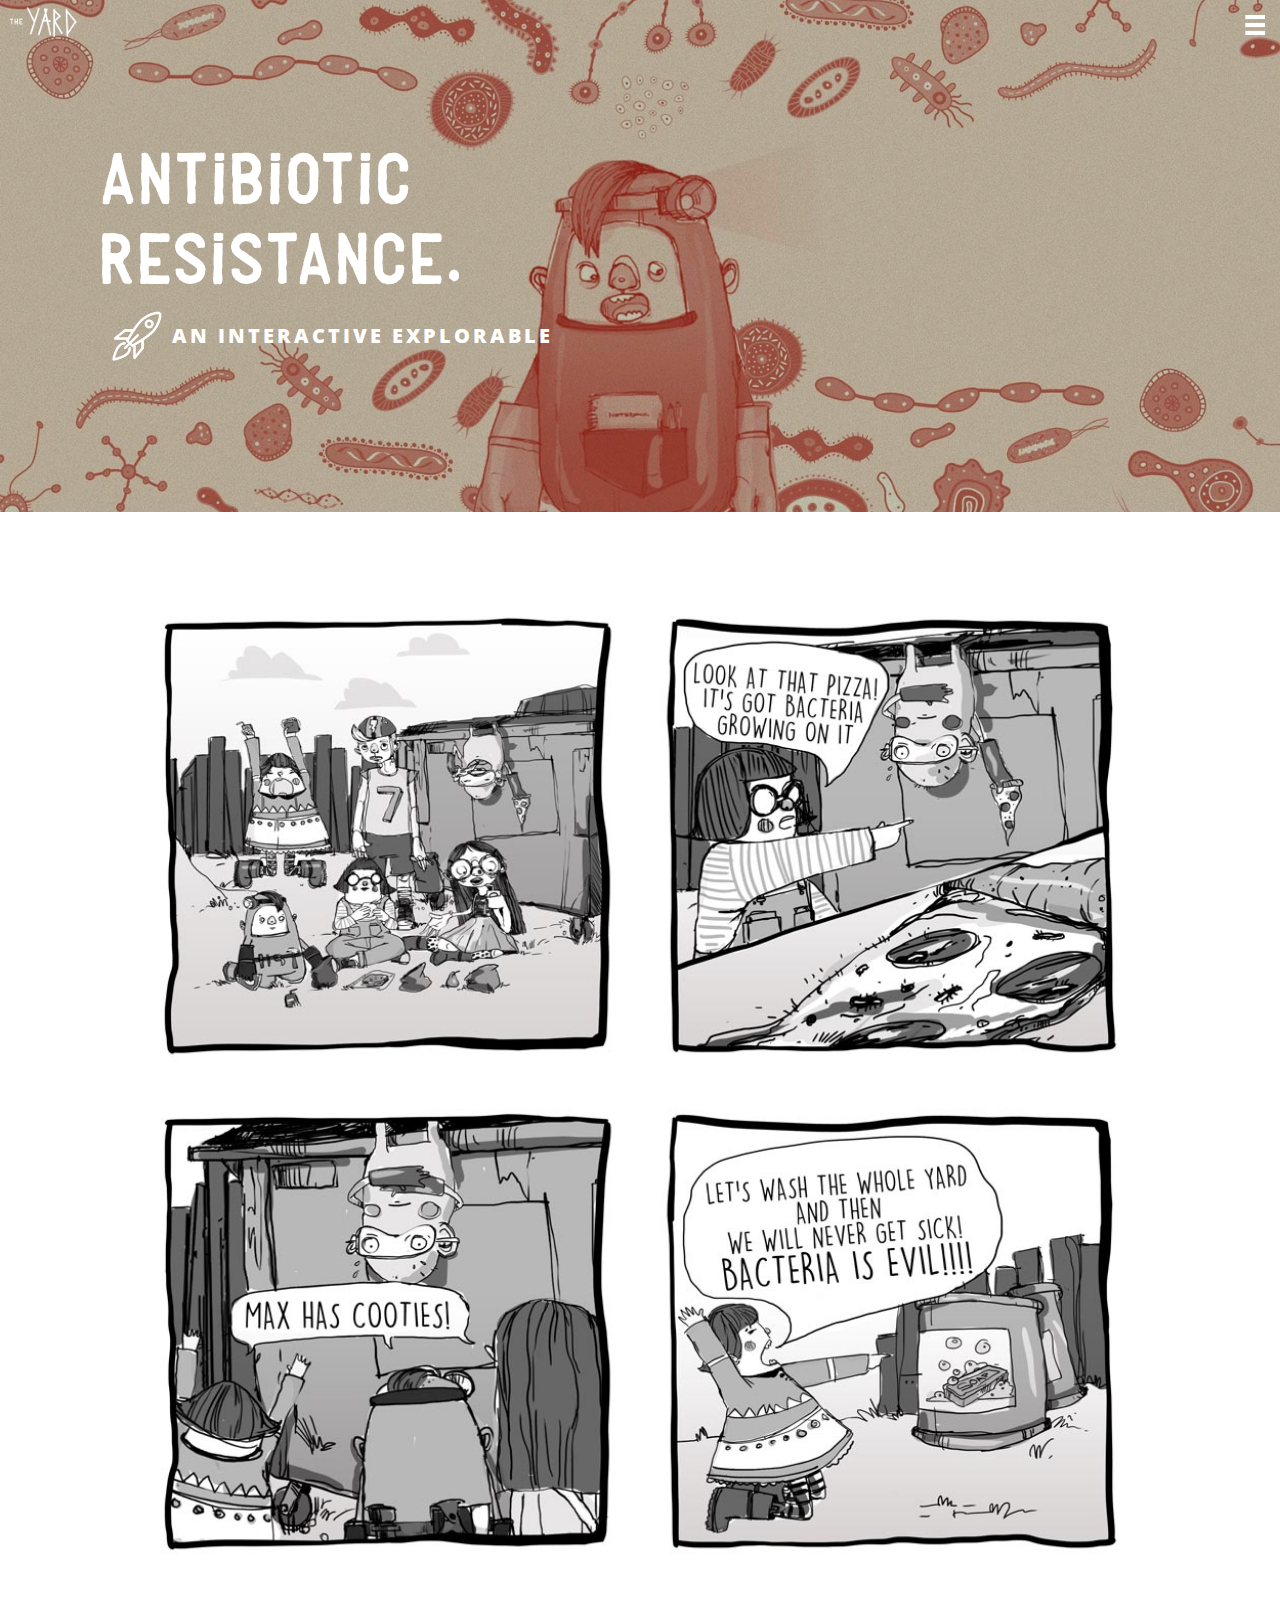
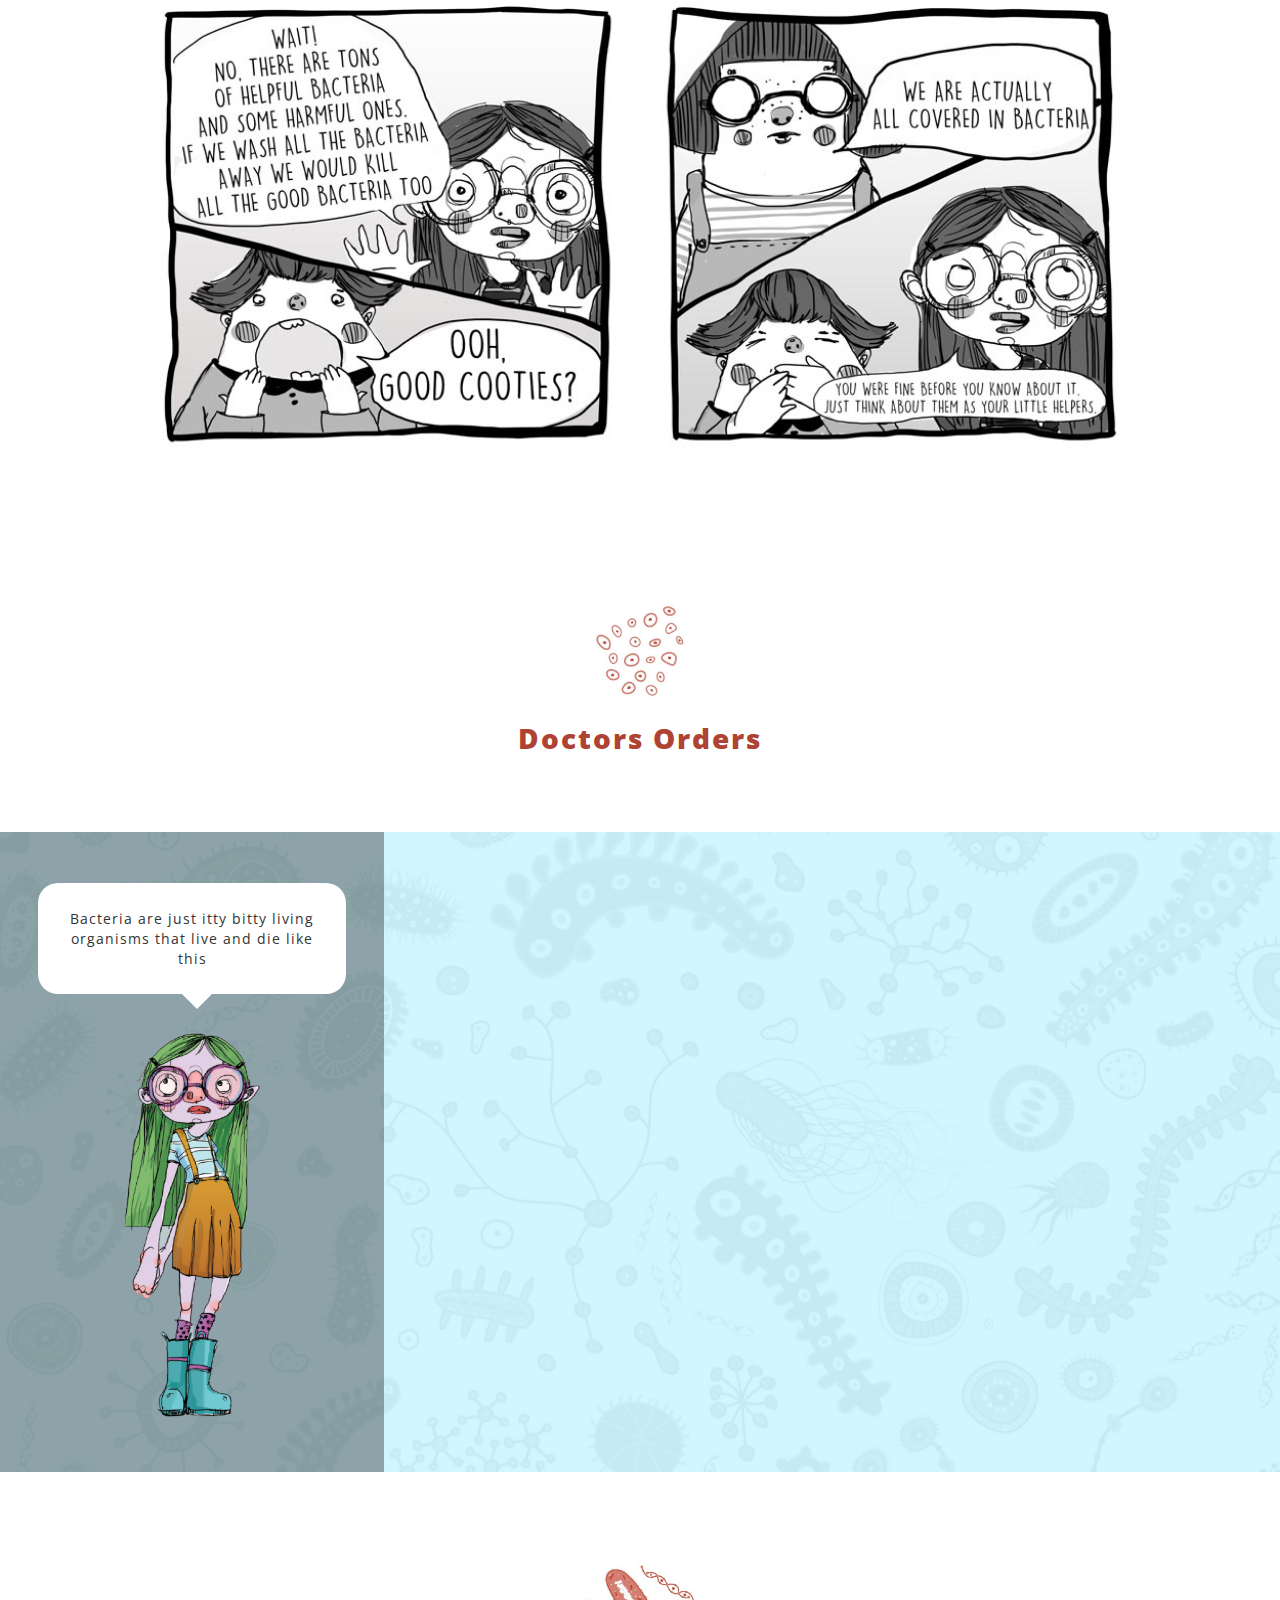
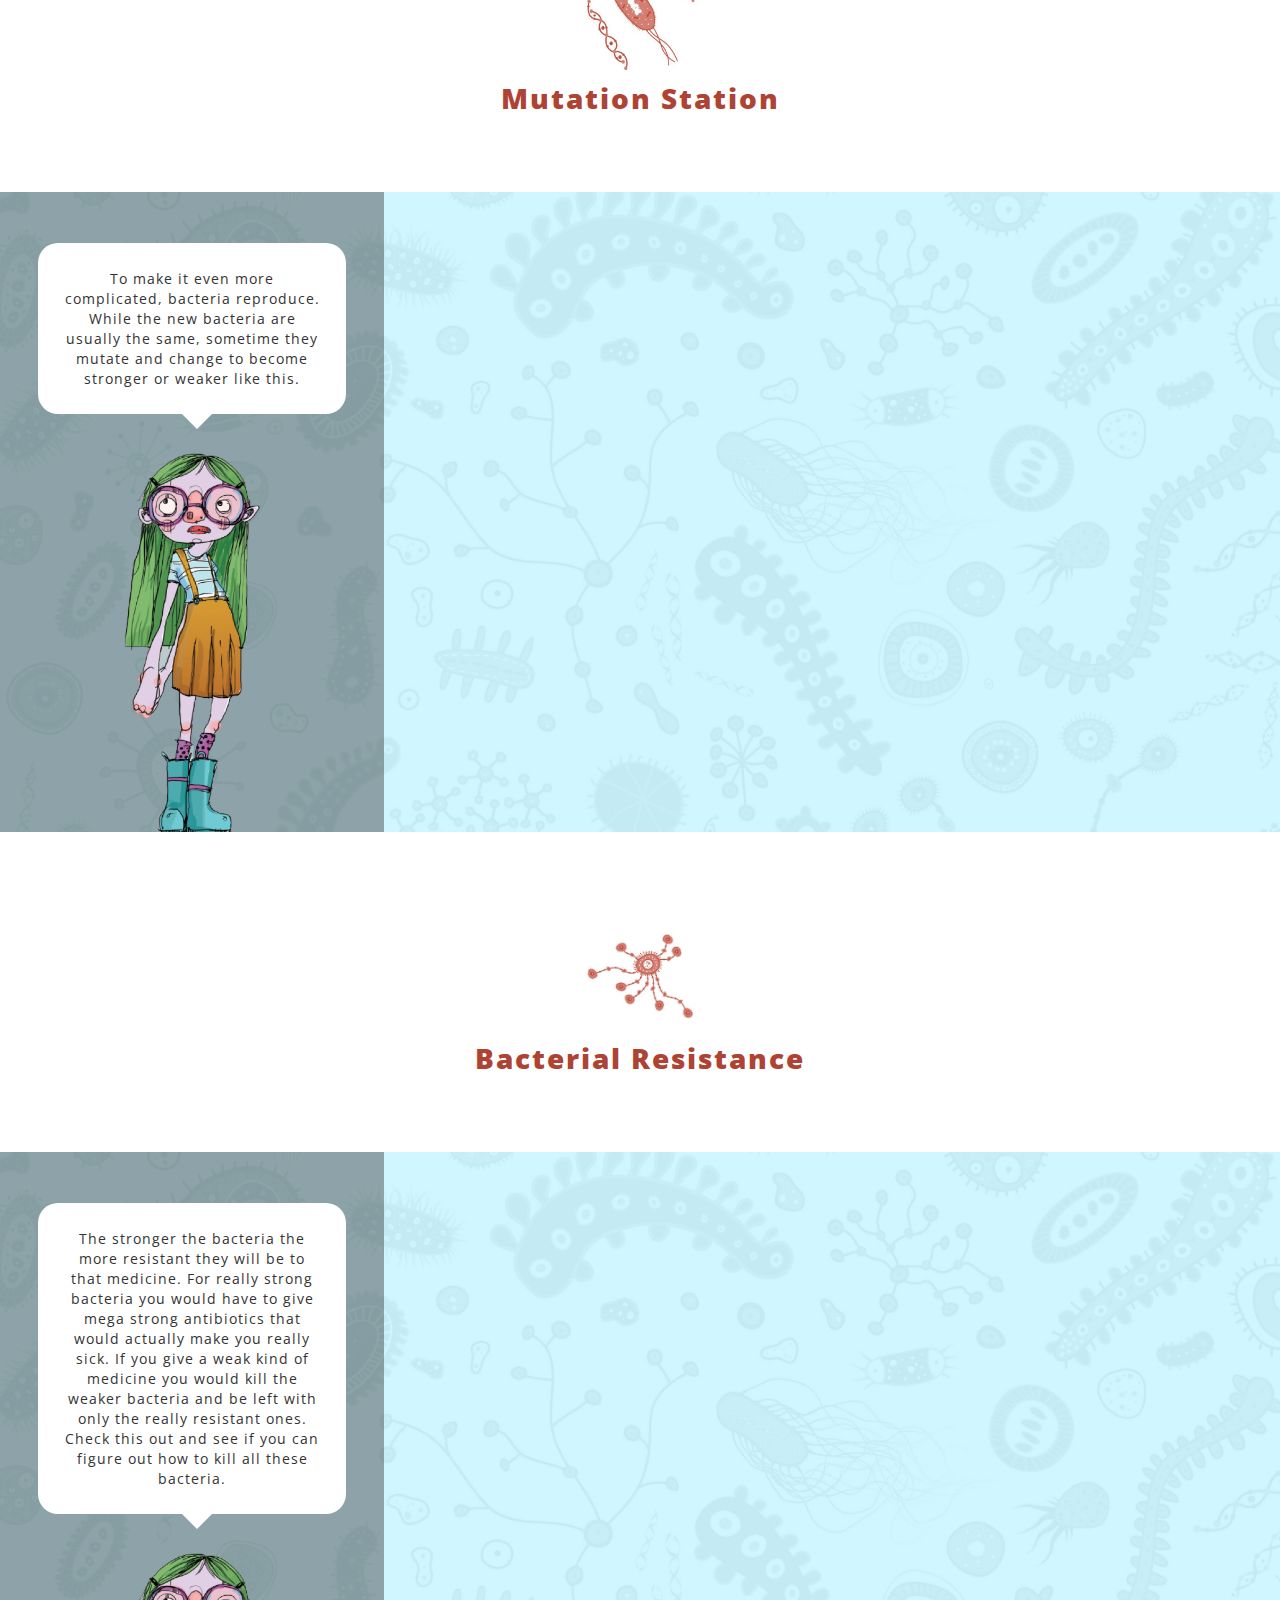
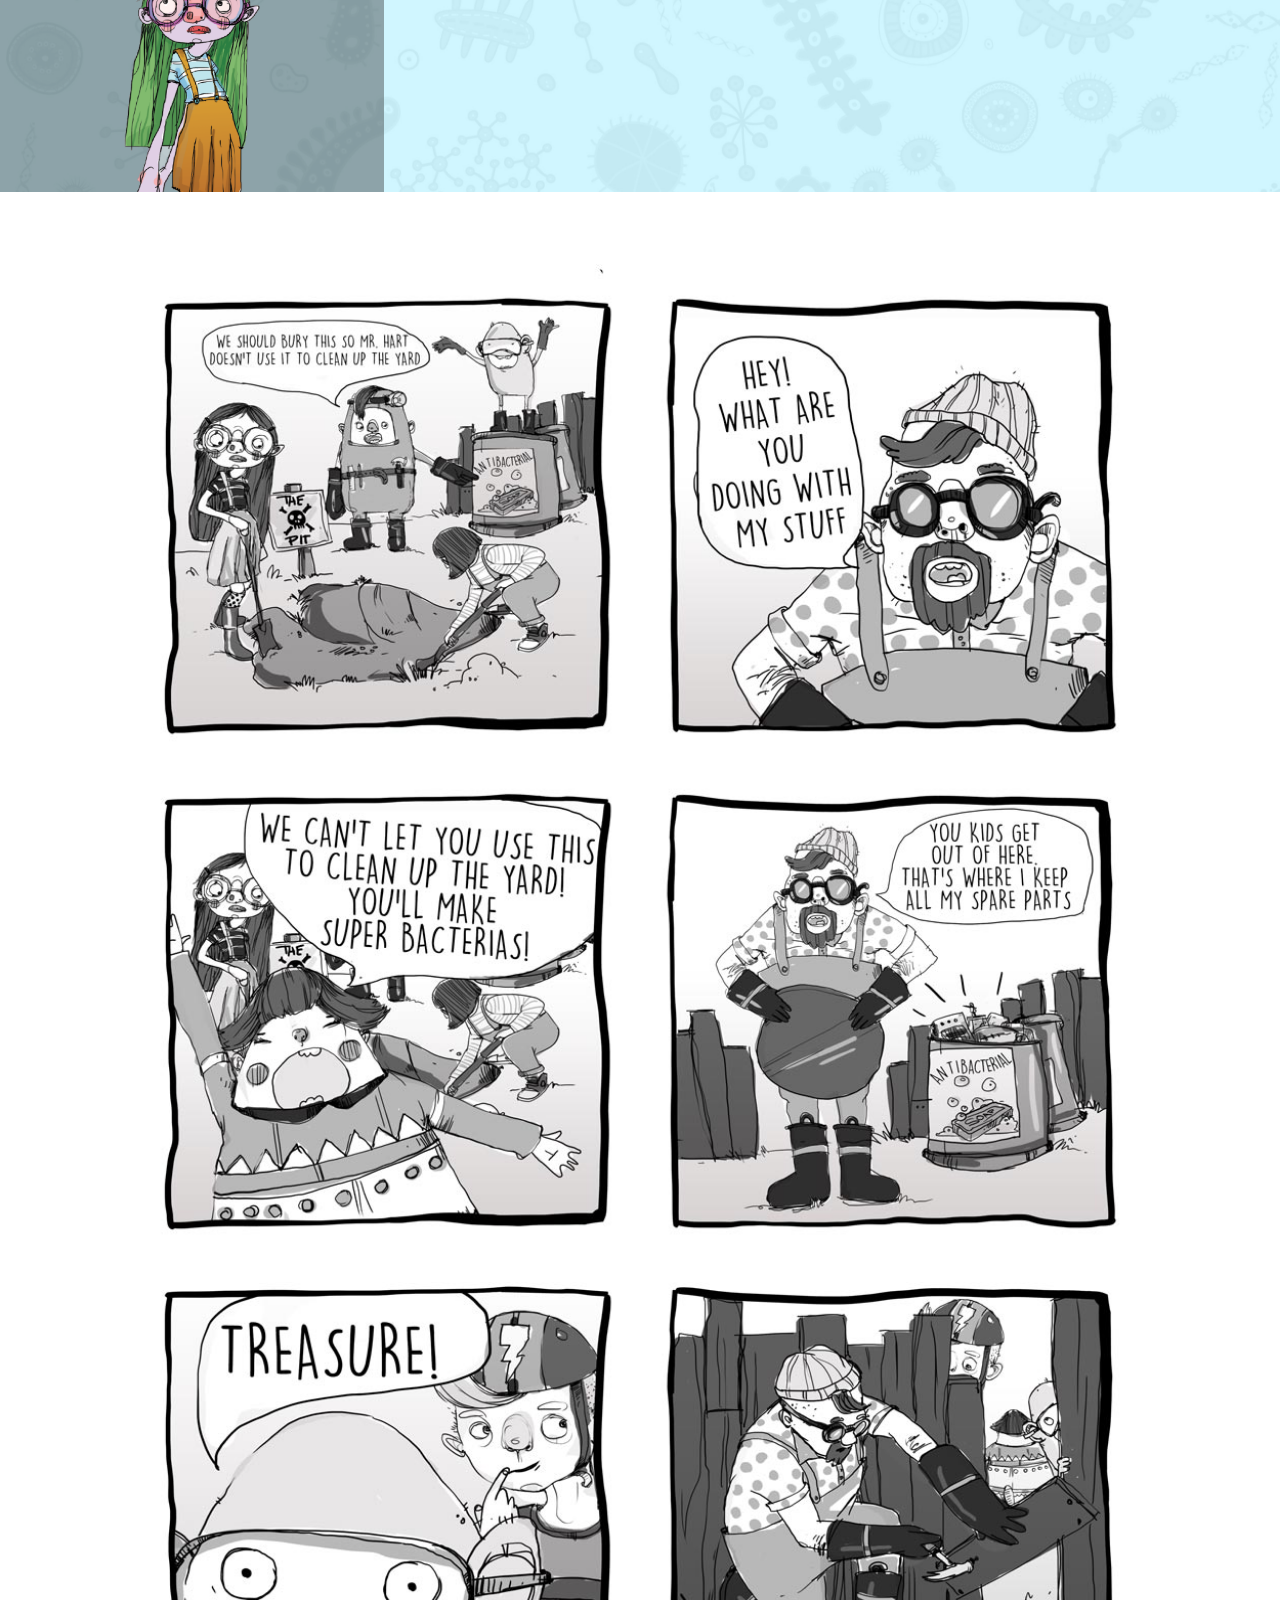
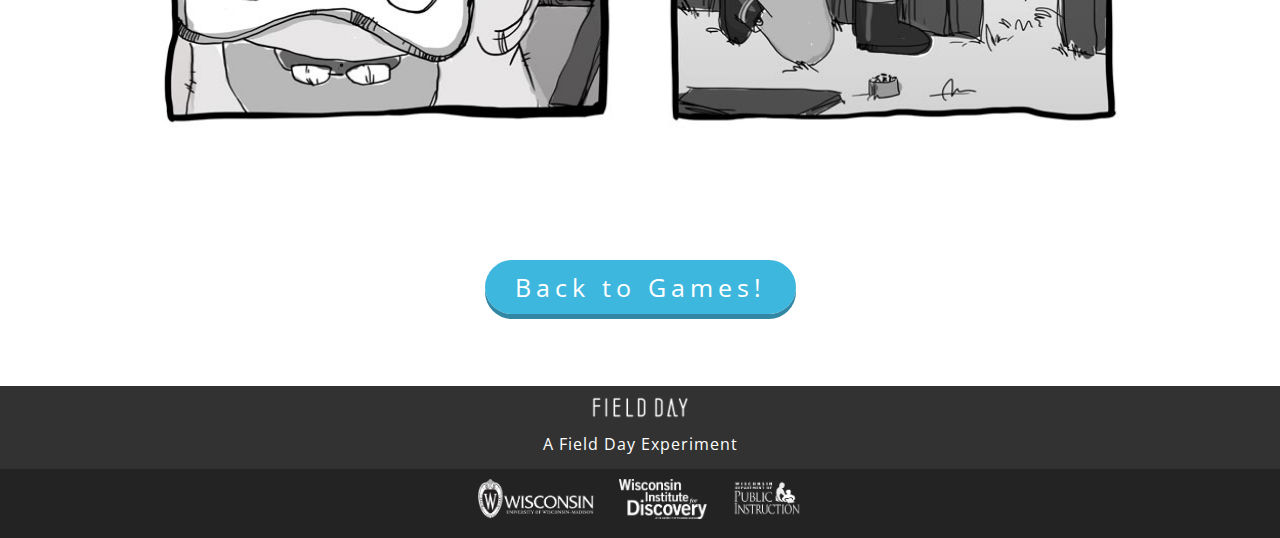
<file: old/index.html>
<!doctype html>
<html>
<head>
<link rel="apple-touch-icon" sizes="57x57" href="favicon/apple-touch-icon-57x57.png">
<link rel="apple-touch-icon" sizes="60x60" href="favicon/apple-touch-icon-60x60.png">
<link rel="apple-touch-icon" sizes="72x72" href="favicon/apple-touch-icon-72x72.png">
<link rel="apple-touch-icon" sizes="76x76" href="favicon/apple-touch-icon-76x76.png">
<link rel="apple-touch-icon" sizes="114x114" href="favicon/apple-touch-icon-114x114.png">
<link rel="apple-touch-icon" sizes="120x120" href="favicon/apple-touch-icon-120x120.png">
<link rel="apple-touch-icon" sizes="144x144" href="favicon/apple-touch-icon-144x144.png">
<link rel="apple-touch-icon" sizes="152x152" href="favicon/apple-touch-icon-152x152.png">
<link rel="apple-touch-icon" sizes="180x180" href="favicon/apple-touch-icon-180x180.png">
<link rel="icon" type="image/png" href="favicon/favicon-32x32.png" sizes="32x32">
<link rel="icon" type="image/png" href="favicon/android-chrome-192x192.png" sizes="192x192">
<link rel="icon" type="image/png" href="favicon/favicon-96x96.png" sizes="96x96">
<link rel="icon" type="image/png" href="favicon/favicon-16x16.png" sizes="16x16">
<link rel="manifest" href="favicon/manifest.json">
<link rel="mask-icon" href="favicon/safari-pinned-tab.svg" color="#5bbad5">
<meta name="msapplication-TileColor" content="#da532c">
<meta name="msapplication-TileImage" content="/mstile-144x144.png">
<meta name="theme-color" content="#ffffff">
<meta charset="UTF-8">
<title>Field Day Lab - The Yard</title>
<meta name="viewport" content="width=device-width, initial-scale=1">
<link href='https://fonts.googleapis.com/css?family=Open+Sans:400,400italic,600,600italic&subset=latin-ext,latin' rel='stylesheet' type='text/css'><script type='text/javascript' src='src/config.js'></script>
<meta charset="UTF-8">
<title>Bacteria! - The Yard</title>
<script>
  (function(i,s,o,g,r,a,m){i['GoogleAnalyticsObject']=r;i[r]=i[r]||function(){
  (i[r].q=i[r].q||[]).push(arguments)},i[r].l=1*new Date();a=s.createElement(o),
  m=s.getElementsByTagName(o)[0];a.async=1;a.src=g;m.parentNode.insertBefore(a,m)
  })(window,document,'script','//www.google-analytics.com/analytics.js','ga');

  ga('create', 'UA-72694027-2', 'auto');
  ga('send', 'pageview');

</script>
<script type='text/javascript' src="https://code.jquery.com/jquery-2.2.3.min.js"   integrity="sha256-a23g1Nt4dtEYOj7bR+vTu7+T8VP13humZFBJNIYoEJo="   crossorigin="anonymous"></script>
<script type='text/javascript' src='src/config.js'></script>
<script type='text/javascript' src='src/utils/utils.js'></script>
<script type='text/javascript' src='src/utils/webgl-utils.js'></script>
<script type="text/javascript" src="src/canv.js"></script>
<script type="text/javascript" src="src/stage.js"></script>
<script type="text/javascript" src="src/game.js"></script>

<script type="text/javascript" src="src/doqueues/assetter.js"></script>
<script type="text/javascript" src="src/doqueues/clicker.js"></script>
<script type="text/javascript" src="src/doqueues/blurer.js"></script>
<script type="text/javascript" src="src/doqueues/keyer.js"></script>
<script type="text/javascript" src="src/doqueues/debugger.js"></script>
<script type="text/javascript" src="src/doqueues/dragger.js"></script>
<script type="text/javascript" src="src/doqueues/drawer.js"></script>
<script type="text/javascript" src="src/doqueues/flicker.js"></script>
<script type="text/javascript" src="src/doqueues/hoverer.js"></script>
<script type="text/javascript" src="src/doqueues/persistent_hoverer.js"></script>
<script type="text/javascript" src="src/doqueues/presser.js"></script>
<script type="text/javascript" src="src/doqueues/ticker.js"></script>
<script type="text/javascript" src="src/doqueues/particler.js"></script>
<script type="text/javascript" src="src/doqueues/objs/img.js"></script>
<script type="text/javascript" src="src/doqueues/objs/placer.js"></script>
<script type="text/javascript" src="src/doqueues/objs/input.js"></script>

<script type="text/javascript" src="src/scenes/nullScene.js"></script>
<script type="text/javascript" src="src/scenes/loadingScene.js"></script>
<script type="text/javascript" src="src/scenes/testScene.js"></script>
<script type="text/javascript" src="src/scenes/gameplayScene.js"></script>
<script type="text/javascript" src="src/scripts.js"></script>
<link rel="stylesheet" href="assets/css/bootstrap.min.css">
<link rel="stylesheet" href="assets/css/main.css">
<link rel="stylesheet" href="assets/css/bacteria.css">
<script src="assets/js/vendor/modernizr-2.8.3-respond-1.4.2.min.js"></script>
</head>
<body>

<div id="navbar">
  <a href="/">
    <div id="brand">
      <img src="assets/img/brand.png">
    </div>
  </a>
  <a href="#" onClick="event.preventDefault(); document.body.className = 'menu-open';">
    <div id="hamburger">
      <img src="assets/img/hamburger.png">
    </div>
  </a>
</div>

<div class="navbar-space">
</div>

<div id="jumbotron">
  <div class="jumbtron-container">
    <div class="jumbotron-content vertical-center">
      <div class="subheader">
        <h1>ANTIBIOTIC<br/>RESISTANCE.</h1>
        <div><img src="assets/img/icon-rocket-white.png" style="width:50px;"></img><h2>An interactive Explorable</h2></div>
      </div>
    </div>
  </div>
</div>

<div class="comic comic1 container">
  <div class="row comic-row">
    <div class="col-sm-6 comic-pane pane1"></div>
    <div class="col-sm-6 comic-pane pane2"></div>
  </div>
  <div class="row comic-row">
    <div class="col-sm-6 comic-pane pane3"></div>
    <div class="col-sm-6 comic-pane pane4"></div>
  </div>
  <div class="row comic-row">
    <div class="col-sm-6 comic-pane pane5"></div>
    <div class="col-sm-6 comic-pane pane6"></div>
  </div>
</div>

<div class="section section-header">
  <img src="assets/img/header-1.jpg">
  <h3>Doctors Orders</h3>
</div>

<div class="interactive">
  <div class="comic-dialogue">
    <div class="comic-text">
      <p>Bacteria are just itty bitty living organisms that live and die like this</p>
    </div>
    <img src="assets/img/scout.png" class="comic-character"></img>
  </div>
  <div class="game-section">
    <div class="stage_container" id="basic_stage_container"> </div>
  </div>
</div>

<div class="section section-header">
  <img src="assets/img/header-2.jpg">
  <h3>Mutation Station</h3>
</div>

<div class="interactive">
  <div class="comic-dialogue">
    <div class="comic-text">
      <p>To make it even more complicated, bacteria reproduce. While the new bacteria are usually the same, sometime they mutate and change to become stronger or weaker like this.</p>
    </div>
    <img src="assets/img/scout.png" class="comic-character"></img>
  </div>
  <div class="game-section">
    <div class="stage_container" id="biodiversity_stage_container"> </div>
  </div>
</div>

<div class="section section-header">
  <img src="assets/img/header-3.jpg">
  <h3>Bacterial Resistance</h3>
</div>

<div class="interactive">
  <div class="comic-dialogue">
    <div class="comic-text">
      <p>The stronger the bacteria the more resistant they will be to that medicine. For really strong bacteria you would have to give mega strong antibiotics that would actually make you really sick. If you give a weak kind of medicine you would kill the weaker bacteria and be left with only the really resistant ones. Check this out and see if you can figure out how to kill all these bacteria.</p>
    </div>
    <img src="assets/img/scout.png" class="comic-character"></img>
  </div>
  <div class="game-section">
    <div class="stage_container" id="killbutton_stage_container"> </div>
  </div>
</div>

<div class="comic comic2 container">
  <div class="row comic-row">
    <div class="col-sm-6 comic-pane pane1"></div>
    <div class="col-sm-6 comic-pane pane2"></div>
  </div>
  <div class="row comic-row">
    <div class="col-sm-6 comic-pane pane3"></div>
    <div class="col-sm-6 comic-pane pane4"></div>
  </div>
  <div class="row comic-row">
    <div class="col-sm-6 comic-pane pane5"></div>
    <div class="col-sm-6 comic-pane pane6"></div>
  </div>
</div>
<div class="centered section">
  <p>
    <a href="http://theyardgames.org" class="raw-link">
      <span class="play-button">Back to Games!</span>
    </a>
  </p>
</div>
<div id="footer">
  <p>
    <a href="http://fielddaylab.org/"><img src="assets/img/field-day.png"></a>
  </p>
  <p>
    A Field Day Experiment
  </p>
</div>

<div id="footer2">
  <p>
    <a href="http://www.wisc.edu/"><img src="assets/img/UW-logo.png"></a>
    <a href="http://wid.wisc.edu/"><img src="assets/img/wid-logo.png"></a>
    <a href="http://dpi.wi.gov/"><img src="assets/img/dpilogo-white.png"></a>
  </p>
</div>

<div id="menu">
  <p id="menu-x">
    <a href="#" onClick="event.preventDefault(); document.body.className = '';">
      <img src="assets/img/x.png">
    </a>
  </p>
  <p>
    <a href="/" class="raw-link">
      home
    </a>
  </p>
  <p>
    <a href="/about" class="raw-link">
      about the yard
    </a>
  </p>
</div>
</body>
</html>
</file>
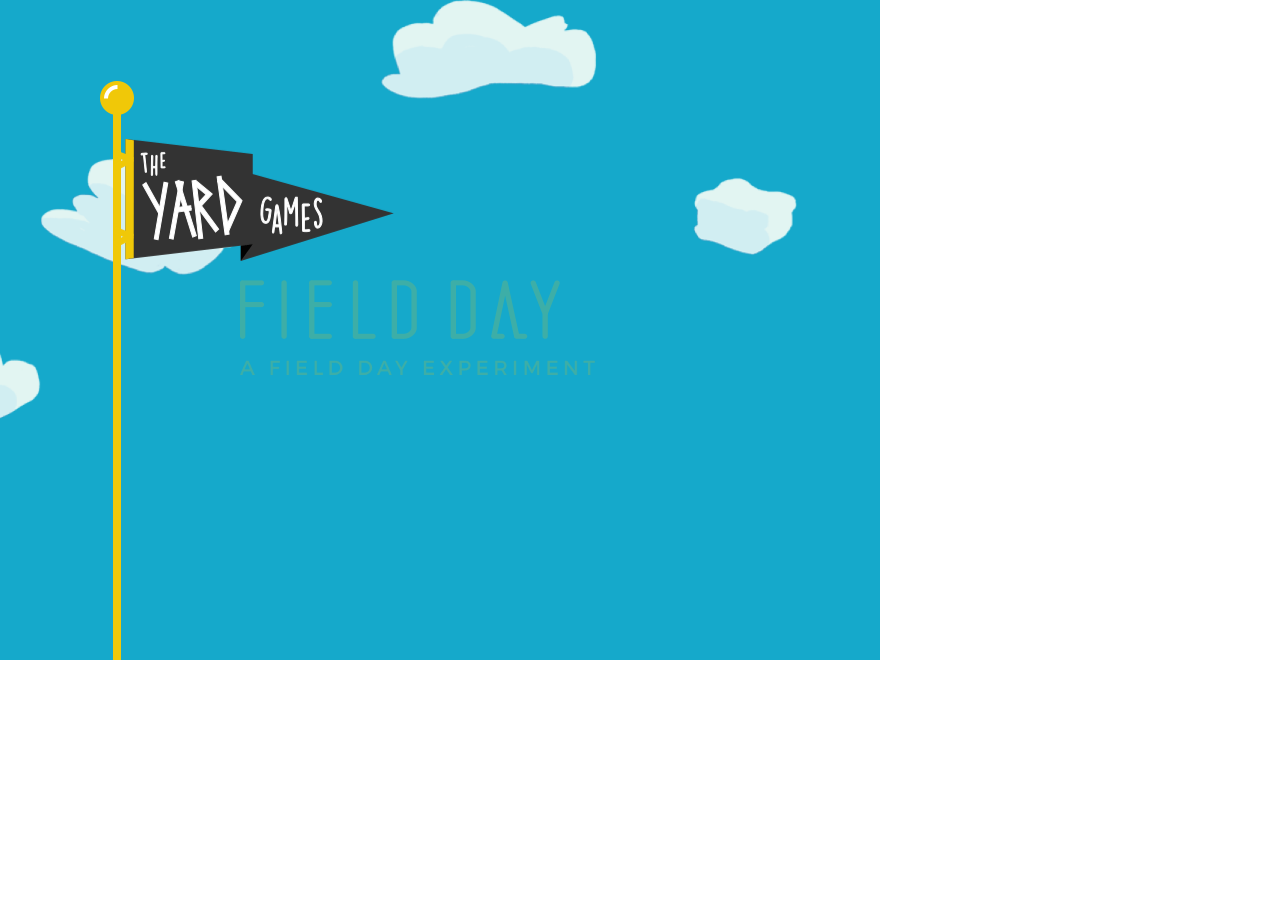
<file: iframe.html>
<html>
<head>
<meta charset="utf-8"></meta> <!-- because why not -->
<title>Bacteria Resistance - The Yard</title>
<script>
  (function(i,s,o,g,r,a,m){i['GoogleAnalyticsObject']=r;i[r]=i[r]||function(){
  (i[r].q=i[r].q||[]).push(arguments)},i[r].l=1*new Date();a=s.createElement(o),
  m=s.getElementsByTagName(o)[0];a.async=1;a.src=g;m.parentNode.insertBefore(a,m)
  })(window,document,'script','//www.google-analytics.com/analytics.js','ga');

  ga('create', 'UA-72694027-2', 'auto', {cookieFlags: 'max-age=7200;secure;samesite=none'});
  ga('send', 'pageview');

</script>
<style>
body,div
{
  margin:0px;
  padding:0px;
  font:12px Helvetica;
}
</style>
<link href='https://fonts.googleapis.com/css?family=Open+Sans' rel='stylesheet' type='text/css'>
<script type='text/javascript' src='src/config.js'></script>
<script type='text/javascript' src='src/utils/doutils.js'></script>
<script type='text/javascript' src='src/utils/utils.js'></script>
<script type='text/javascript' src='src/utils/webgl-utils.js'></script>
<script type='text/javascript' src='src/utils/simplelog.js'></script>
<script type="text/javascript" src="src/canv.js"></script>
<script type="text/javascript" src="src/stage.js"></script>
<script type="text/javascript" src="src/game.js"></script>
<script type="text/javascript" src="src/dom.js"></script>

<script type="text/javascript" src="src/doqueues/assetter.js"></script>
<script type="text/javascript" src="src/doqueues/clicker.js"></script>
<script type="text/javascript" src="src/doqueues/blurer.js"></script>
<script type="text/javascript" src="src/doqueues/keyer.js"></script>
<script type="text/javascript" src="src/doqueues/debugger.js"></script>
<script type="text/javascript" src="src/doqueues/dragger.js"></script>
<script type="text/javascript" src="src/doqueues/drawer.js"></script>
<script type="text/javascript" src="src/doqueues/flicker.js"></script>
<script type="text/javascript" src="src/doqueues/hoverer.js"></script>
<script type="text/javascript" src="src/doqueues/persistent_hoverer.js"></script>
<script type="text/javascript" src="src/doqueues/presser.js"></script>
<script type="text/javascript" src="src/doqueues/ticker.js"></script>
<script type="text/javascript" src="src/doqueues/particler.js"></script>
<script type="text/javascript" src="src/doqueues/objs/img.js"></script>
<script type="text/javascript" src="src/doqueues/objs/placer.js"></script>
<script type="text/javascript" src="src/doqueues/objs/input.js"></script>
<script type="text/javascript" src="src/doqueues/objs/listener.js"></script>

<script type="text/javascript" src="src/scenes/gameassets.js"></script>
<script type="text/javascript" src="src/scenes/nullScene.js"></script>
<script type="text/javascript" src="src/scenes/loadingScene.js"></script>
<script type="text/javascript" src="src/scenes/comicScene.js"></script>
<script type="text/javascript" src="src/scenes/chooseScene.js"></script>
<script type="text/javascript" src="src/scenes/testScene.js"></script>
<script type="text/javascript" src="src/scenes/gameplayScene.js"></script>

<script src="https://cdn.brainpop.com/games/assets/js/html2canvas.js"></script>
<script src="https://cdn.brainpop.com/games/assets/js/cameraProxyDOMCrossDomain.js"></script>

<script type="text/javascript">
var g;
function begin()
{
  var w = 880;
  var h = 660;
  var content          = document.getElementById("BrainPOPsnapArea");
  var stage_container  = document.getElementById("stage_container");
  content.style.width          = w+"px"; content.style.height          = h+"px";
  stage_container.style.width  = w+"px"; stage_container.style.height  = h+"px";

  g = new Game({width:w,height:h,container:"stage_container"});
  g.begin();
}
function triggerExitLog () {
  g.logExit();
}
window.addEventListener('touchstart', function(e){ e.preventDefault() }); //prevent browser from doing anything funny
window.addEventListener("load",begin,false);
window.addEventListener('unload', triggerExitLog);
</script>

</head>
<body style="width:100%;">

<div id="BrainPOPsnapArea" style="position:relative; height:660px;">
  <div id="stage_container" style="position:absolute; top:0px; left:0px; user-select:none;"> </div>
</div>

</body>
</html>
</file>
<file: old/assets/css/bacteria.css>
body,div
{
  position:relative;
  overflow:auto;
  margin:0px;
  padding:0px;
  font-family:Open Sans;
  font-size:18px;
}

@font-face {
  font-family: 'stumpone';
  src: url('../fonts/stump_one-webfont.eot');
  src: url('../fonts/stump_one-webfont.eot?#iefix') format('embedded-opentype'),
       url('../fonts/stump_one-webfont.woff2') format('woff2'),
       url('../fonts/stump_one-webfont.woff') format('woff'),
       url('../fonts/stump_one-webfont.ttf') format('truetype'),
       url('../fonts/stump_one-webfont.svg#stumpone') format('svg');
  font-weight: normal;
  font-style: normal;
}

.clearfix:after {
  content: ".";
  visibility: hidden;
  display: block;
  height: 0;
  clear: both;
}

#navbar {
  color: white;
  width: 100%;
  height: 50px;
  position: fixed;
  top: 0;
  left: 0;
  z-index: 1;
}

#brand {
  float: left;
  height: 100%;
}

#brand img {
  height: 88%;
  padding-left: 10px;
  padding-top: 7px;
}

#jumbotron {
  width: 100%;
  height: 50vh;
  min-height: 40vw;
  position: relative;
  background: url(../img/bacteria-header.jpg);
  background-size: cover;
  background-position: center;
  background-repeat: no-repeat;
}

.jumbtron-container {
  width: 100%;
  height: 100%;
  background:rgba(35,35,35,0.2);
}

#jumbotron h1 {
  font-family: "stumpone", helvetica, sans-serif;
  color:#fff;
  font-size:70px;
  letter-spacing:5px;
  line-height:80px;
}

.jumbotron-content {
  padding-left: 8vw;
}

.jumbotron-content .subheader img {
  vertical-align: middle;
}

.jumbotron-content .subheader div {
  padding: 10px;
}

.jumbotron-content .subheader h2{
  color: #fff;
  text-transform: uppercase;
  display: inline;
  vertical-align: middle;
  margin: 10px;
  font-weight: 800;
  font-size: 20px;
}

@media (max-width: 550px) {
  .jumbotron-content {
    text-align: center;
    padding-left: 0;
  }
  #jumbotron h1 {
    font-size: 50px;
    line-height:60px;
  }

  .jumbotron-content .subheader h2 {
    font-size:16px;
    letter-spacing: 3px;
  }

  .jumbotron-content .subheader img {
    display: block;
    margin: 0 auto;
    margin-top: 20px;
    margin-bottom: 20px;
  }

  #jumbotron {
    min-height:350px;
  }
}

.vertical-center {
  position: relative;
  top: 50%;
  -webkit-transform: translateY(-50%);
  -ms-transform: translateY(-50%);
  transform: translateY(-50%);
}

.section-header img {
  width: 130px;
  height: 130px;
}

.interactive {
  background:url(../img/bacteria-bg.jpg);
  background-size: cover;
}

.section-header h3 {
  color: #af4333;
  font-size: 28px;
  font-weight: 900;
}

.comic {
  width: 80vw;
  height: auto;
  margin: 0 auto;
  display: block;
  margin-top: 5vw;
}

.comic-pane {
  width:40vw;
  height: 40vw;
  display: block;
}

.comic1 .comic-pane {
  background: url(../img/Bacteria-comic1.jpg) no-repeat;
  background-size: 80vw 120vw;
}

.comic2 .comic-pane {
  background: url(../img/Bacteria-comic2.jpg) no-repeat;
  background-size: 80vw 120vw;
}

.comic .pane1 {
  background-position: 0px 0px;
}

.comic .pane2 {
  background-position: -40vw 0vw;
}

.comic .pane3 {
  background-position: 0vw -40vw;
}

.comic .pane4 {
  background-position: -40vw -40vw;
}

.comic .pane5 {
  background-position: 0vw -80vw;
}

.comic .pane6 {
  background-position: -40vw -80vw;
}

.comic img{
  width: 100%;
  height: auto;
}

@media (max-width: 800px) {
  .comic-pane {
    width: 80vw;
    height:80vw;
    background-size: 160vw 240vw !important;
  }

  .comic .pane1 {
    background-position: 0px 0px;
  }

  .comic .pane2 {
    background-position: -80vw 0vw;
  }

  .comic .pane3 {
    background-position: 0vw -80vw;
  }

  .comic .pane4 {
    background-position: -80vw -80vw;
  }

  .comic .pane5 {
    background-position: 0vw -160vw;
  }

  .comic .pane6 {
    background-position: -80vw -160vw;
  }
}


.comic-dialogue {
  float:left;
  width: 30vw;
  height: 50vw;
  background:rgba(40,40,40,0.4);
  overflow-y: hidden;
}

.game-section {
  width: calc(70vw - 20px);
  height: 50vw;
  float: right;
 }

 .comic-text {
  width: 80%;
  height: auto;
  padding: 2vw;
  text-align: center;
  border-radius: 20px;
  background-color: #fff;
  margin: 0 auto;
  margin-top: 4vw;
  overflow: visible;
 }

 .comic-character {
    width: auto;
    height: 30vw;
    margin: 0 auto;
    display: block;
    margin-top:3vw;
 }

 .comic-text::after {
  content: "";
  width: 0;
  height: 0;
  width: 0;
  height: 0;
  border-left: 20px solid transparent;
  border-right: 20px solid transparent;
  border-top: 20px solid #fff;
  position: absolute;
  left: 50%;
  bottom: -15px;
  margin-left: -15px;
 }

 .comic-text p {
  font-size:14px;
  line-height:20px;
 }

 @media (max-width: 1000px) {
  .comic-text p {
    font-size: 12px;
    line-height:18px;
  }
}

 @media (max-width: 900px) {

  .comic-dialogue {
    width: 95vw;
    height: auto;
    min-height:100px;
    background: transparent;
  }

  .comic-text {
    float: right;
    width: 60vw;
    height: auto;
    margin-right: 5vw;
  }

  .comic-text::after {
    border-top: 20px solid transparent;
    border-bottom: 20px solid transparent;
    border-right: 20px solid #fff;
    left:-15px;
    top:50%;
    margin-top:-20px;
  }

  .comic-character {
    float: left;
    width: 20vw;
    height: auto;
    margin-left: 5vw;
  }


  .game-section {
    width: 95vw;
    height: 65vw;
    float: none;
  }
}

#play-games {
  position: absolute;
  color: rgb(61,183,221);
  background-color: white;
  padding: 15px;
  width: 240px;
  margin: 0 auto;
  bottom: 50px;
  left: 0;
  right: 0;
  text-align: center;
  font-size: 20px;
  border-radius: 9999px;
}

.section {
  text-align: center;
  padding: 80px 10vw;
}

.section-logo {
  width: 70px;
}

.section h2 {
  margin: 25px;
}

@media (max-width: 800px) {
  .section {
    padding: 15px;
  }
}

.game-image img {
  width: 100%;
}
.games {
  border-bottom: 1px solid #ccc;
  padding: 0;
  margin: 0;
}
@media (min-width: 801px) {
  .game-half {
    float: left;
    width: 50%;
  }
  .game-left {
    border-right: 1px solid #ccc;
  }
}
@media (max-width: 800px) {
  .game {
    width: 100%;
  }
}
.game-desc {
  text-align: center;
  padding: 30px;
}
.game-desc p {
  margin: 50px 30px;
}

.raw-link {
  text-decoration: none;
  color: inherit;
}

@media (min-width: 801px) {
  .narrow-para {
    padding-left: 200px;
    padding-right: 200px;
  }
}

#about {
  background-color: rgb(246,246,243);
  padding: 80px;
  margin: 0;
}
@media (max-width: 800px) {
  #about {
    padding: 30px;
  }
}

@media (min-width: 801px) {
  #about-picture {
    float: right;
  }
  #about-picture img {
    width: 300px;
    margin: 40px;
  }
}
@media (max-width: 800px) {
  #about-picture {
    width: 100%;
    text-align: center;
  }
  #about-picture img {
    max-width: 100%;
    max-height: 300px;
  }
}

#about-text p {
  margin-top: 40px;
}

.learn-more {
  background-color: rgb(79,79,79);
  color: white;
  padding: 10px 40px;
  border-radius: 999px;
}

#footer {
  background-color: rgb(50,50,50);
  color: white;
  margin: 0;
  padding: 10px;
  text-align: center;
  font-size: 12px;
}

#footer img {
  width: 100px;
}

#footer2 {
  background-color: rgb(35,35,35);
  color: white;
  margin: 0;
  padding: 10px;
  text-align: center;
  font-size: 12px;
}

#footer2 img {
  height: 40px;
}

#footer2 a {
  margin: 10px;
}

#menu {
  z-index: 2;
  position: fixed;
  top: 0;
  right: -290px;
  height: 100%;
  background-color: rgb(34,40,48);
  color: white;
  padding: 0 20px;
  width: 250px;
  transition-property: right;
  transition-duration: 0.25s;
}

.menu-open #menu {
  right: 0;
}

p#menu-x {
  text-align: left !important;
}

#menu-x img {
  width: 25px;
}

#menu p {
  text-align: center;
}

.convo
{
  width:100%;
  background-color:#FBF0EE;
}
.convo_content
{
  width:824px;
  margin:0px auto;
  padding-top:40px;
  padding-bottom:40px;
}

.chat
{
  width:100%;
  padding-top:2px;
  padding-bottom:40px;
}
.chat_img
{
  width:100px;
  height:100px;
  float:left;
}
.chat_txt
{
  padding-top:20px;
  float:left;
  width:704px;
  letter-spacing: 1px;
  margin-top:15px;
  font-size:14px;
  line-height:25px;
}

.short_img
{
  background-image:url('assets/jack_circle.png');
  background-size:100px 100px;
}
.tall_img
{
  background-image:url('assets/scout_circle.png');
  background-size:100px 100px;
}
.short_txt
{
  padding-left:20px;
  text-align:left;
}
.tall_txt
{
  padding-right:20px;
  text-align:right;
}

.experiment
{
  width:100%;
}
.experiment_content
{
  width:1024px;
  margin:0px auto;
}

.rules
{
  width:512px;
  height:512px;
  position:relative;
  float:left;
  font-size:16px;
}

.rule
{
  font-style:italic;
}
.tall_full
{
  width:130px;
  height:200px;
  margin:0px auto;
  position:absolute;
  bottom:0px;
  background-image:url('assets/scout.png');
  background-size:130px 200px;
}
.stage_container
{
  width:512px;
  float:left;
  overflow:visible;
  user-select:none;
}
.keyword
{
  font-style:italic;
}

.menu-open #menu {
  right: 0;
}

p#menu-x {
  text-align: left !important;
}

#menu-x img {
  width: 25px;
}

#menu p {
  text-align: center;
}
</file>
<file: old/assets/css/main.css>
/* Reset
------------------------------------------ */

/* http://meyerweb.com/eric/tools/css/reset/
   v2.0 | 20110126
   License: none (public domain)
*/

* {
  box-sizing: border-box; /* for my sanity */
}

html, body, div, span, applet, object, iframe,
h1, h2, h3, h4, h5, h6, p, blockquote, pre,
a, abbr, acronym, address, big, cite, code,
del, dfn, em, img, ins, kbd, q, s, samp,
small, strike, strong, sub, sup, tt, var,
b, u, i, center,
dl, dt, dd, ol, ul, li,
fieldset, form, label, legend,
table, caption, tbody, tfoot, thead, tr, th, td,
article, aside, canvas, details, embed,
figure, figcaption, footer, header, hgroup,
menu, nav, output, ruby, section, summary,
time, mark, audio, video {
  margin: 0;
  padding: 0;
  border: 0;
  font-size: 100%;
  font: inherit;
  vertical-align: baseline;
}
/* HTML5 display-role reset for older browsers */
article, aside, details, figcaption, figure,
footer, header, hgroup, menu, nav, section {
  display: block;
}
body {
  line-height: 1;
}
ol, ul {
  list-style: none;
}
blockquote, q {
  quotes: none;
}
blockquote:before, blockquote:after,
q:before, q:after {
  content: '';
  content: none;
}
table {
  border-collapse: collapse;
  border-spacing: 0;
}

/* Global styles
------------------------------------------ */

body {
  padding: 0;
  margin: 0;
  font-family: 'Open Sans', sans-serif;
  letter-spacing: 2px;
}

.clearfix:after {
  content: ".";
  visibility: hidden;
  display: block;
  height: 0;
  clear: both;
}

/* Typography
------------------------------------------ */

h2 {
  letter-spacing: 3px;
  margin: 25px;
  font-size: 24px;
}

p {
 font-size: 16px;
 letter-spacing: 1px;
 line-height: 30px;
}

/* Layout
------------------------------------------ */

.section {
  text-align: center;
  padding: 100px 10vw;
  max-width: 1200px;
  margin: 0 auto;
}

.section-logo {
  width: 70px;
}

@media (max-width: 800px) {
  .section {
    padding: 50px;
  }
}

#navbar {
  color: white;
  width: 100%;
  height: 50px;
  position: fixed;
  top: 0;
  left: 0;
  z-index: 1;
}

#brand {
  float: left;
  height: 100%;
}

#brand img {
  height: 100%;
  padding-left: 10px;
  padding-top: 7px;
  padding-bottom: 7px;
}

/* UI
------------------------------------------ */

#hamburger {
  float: right;
  height: 100%;
  overflow: hidden;
}

#hamburger img {
  height: 100%;
  padding-top: 15px;
  padding-bottom: 15px;
  padding-right: 15px;
}

#play-games {
  position: absolute;
  color: rgb(61,183,221);
  background-color: white;
  padding: 15px;
  width: 240px;
  margin: 0 auto;
  bottom: 50px;
  left: 0;
  right: 0;
  text-align: center;
  font-size: 20px;
  border-radius: 9999px;
}


.game-image img {
  width: 100%;
}
.games {
  border-bottom: 1px solid #ccc;
  padding: 0;
  margin: 0;
}
@media (min-width: 801px) {
  .game-half {
    float: left;
    width: 50%;
  }
  .game-left {
    border-right: 1px solid #ccc;
  }
}
@media (max-width: 800px) {
  .game {
    width: 100%;
  }
}
.game-desc {
  text-align: center;
  padding: 30px;
}
.game-desc p {
  margin: 50px 30px;
}

.play-button {
  color: white;
  background-color: rgb(61,183,221);
  padding: 10px 30px;
  font-size: 25px;
  letter-spacing: 5px;
  border-radius: 999px;
  box-shadow: 0px 5px rgb(50,135,165);
}

.play-button:hover {
  background-color: #1E9DBB;
  text-decoration: none !important;
  color: #fff;
}

.raw-link {
  text-decoration: none;
  color: inherit;
}

@media (min-width: 801px) {
  .narrow-para {
    padding-left: 200px;
    padding-right: 200px;
  }
}

#about-wrapper {
  background-color: rgb(246,246,243);
}

#about {
  margin: 0 auto;
  max-width: 1400px;
  padding: 80px;
}

#about h2 {
  margin: 25px 25px 25px 0px;
}

@media (max-width: 800px) {
  #about {
    padding: 30px;
  }
}

@media (min-width: 801px) {
  #about-picture img {
    width: 300px;
    margin: 40px;
    float: right;
  }
}
@media (max-width: 800px) {
  #about-picture {
    width: 100%;
    text-align: center;
  }
  #about-picture img {
    max-width: 100%;
    max-height: 300px;
  }
}

#about-text p {
  margin-top: 40px;
}

.learn-more {
  background-color: rgb(79,79,79);
  color: white;
  padding: 10px 40px;
  border-radius: 999px;
}

#footer {
  background-color: rgb(50,50,50);
  color: white;
  margin: 0;
  padding: 30px;
  text-align: center;
  font-size: 12px;
}

#footer img {
  width: 100px;
}

#footer2 {
  background-color: rgb(35,35,35);
  color: white;
  margin: 0;
  padding: 30px;
  text-align: center;
  font-size: 12px;
}

#footer2 img {
  height: 40px;
}

#footer2 a {
  margin: 10px;
}

#menu {
  z-index: 2;
  position: fixed;
  top: 0;
  right: -250px;
  height: 100%;
  background-color: rgb(34,40,48);
  color: white;
  padding: 20px;
  width: 250px;
  transition-property: right;
  transition-duration: 0.25s;
}

.menu-open #menu {
  right: 0;
}

p#menu-x {
  text-align: left !important;
}

#menu-x img {
  width: 25px;
}

#menu a {
  text-align: center;
  border-bottom: 1px solid #080D13;
  padding: 30px 0px;
  color: #fff;
  display: block;
}

#menu a:hover {
  color: #fff;
}

.centered {
  width: 100%;
  text-align: center;
}
</file>
